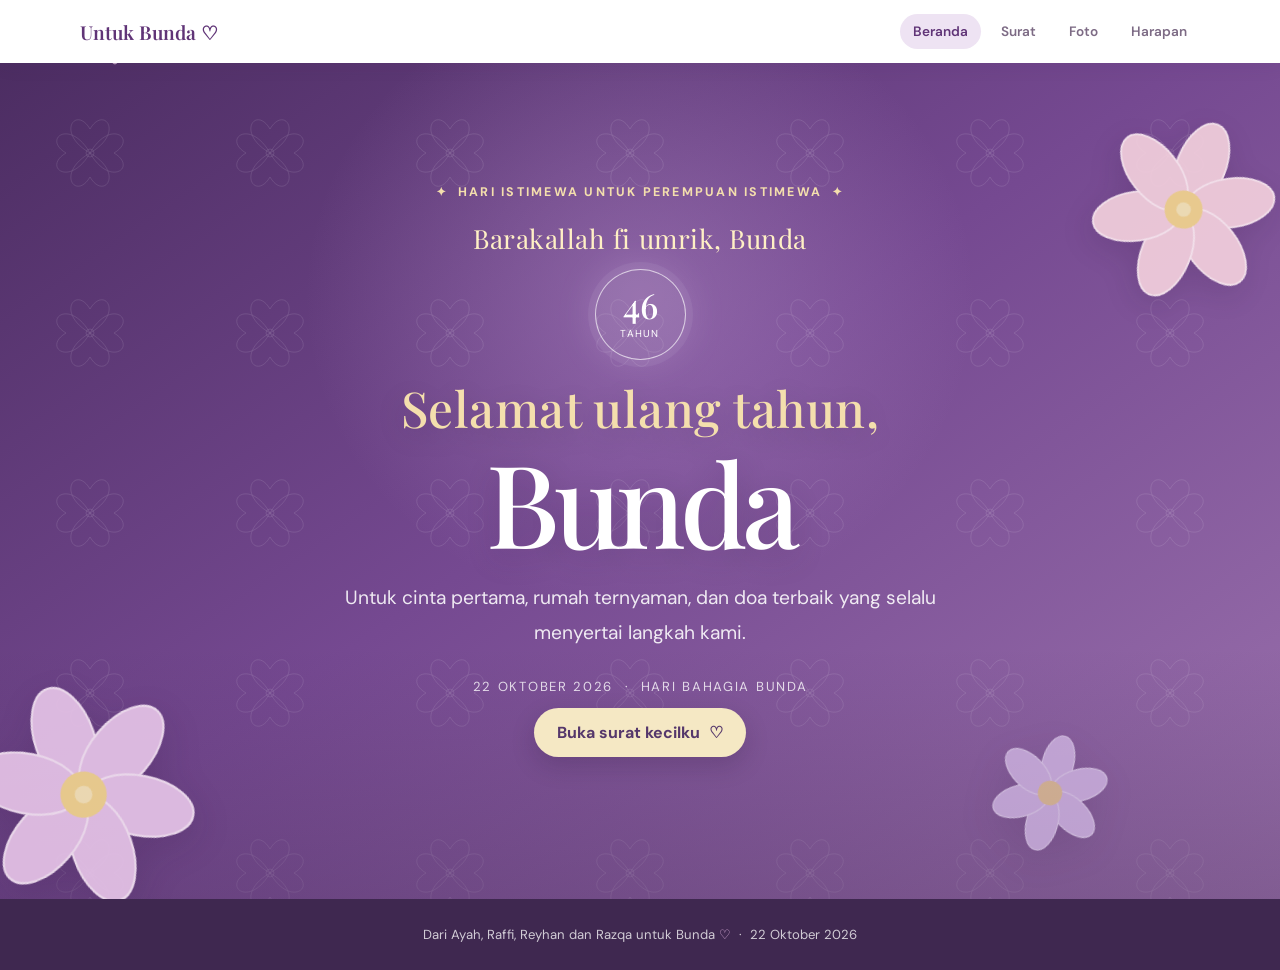
<file: index.html>
<!DOCTYPE html>
<html lang="id">
<head>
  <meta charset="UTF-8">
  <meta name="viewport" content="width=device-width, initial-scale=1">
  <meta name="theme-color" content="#603477">
  <meta name="description" content="Barakallah fi umrik, Bunda. Selamat ulang tahun ke-46, 22 Oktober 2026.">
  <title>Barakallah fi umrik, Bunda 💜</title>
  <link rel="stylesheet" href="style.css">
  <script src="script.js" defer></script>
</head>
<body>
  <nav class="site-nav" aria-label="Navigasi utama">
    <a class="brand" href="index.html">Untuk Bunda ♡</a>
    <div class="nav-links">
      <a href="index.html" aria-current="page">Beranda</a>
      <a href="surat.html">Surat</a>
      <a href="kenangan.html">Foto</a>
      <a href="harapan.html">Harapan</a>
    </div>
  </nav>

  <main>
    <header class="hero">
      <div class="hero-content">
        <div class="eyebrow">Hari istimewa untuk perempuan istimewa</div>
        <p class="arabic-greeting">Barakallah fi umrik, Bunda</p>
        <div class="age-badge" aria-label="Ulang tahun ke-46"><strong>46</strong><small>tahun</small></div>
        <h1><span>Selamat ulang tahun,</span>Bunda</h1>
        <p class="hero-subtitle">Untuk cinta pertama, rumah ternyaman, dan doa terbaik yang selalu menyertai langkah kami.</p>
        <p class="hero-date">22 OKTOBER 2026 &nbsp;·&nbsp; HARI BAHAGIA BUNDA</p>
        <a class="primary-button" href="surat.html">Buka surat kecilku <span aria-hidden="true">♡</span></a>
      </div>
      <svg class="flower flower-left" viewBox="0 0 220 220" aria-hidden="true">
        <g fill="#e8c6e9" stroke="#f7e7f5" stroke-width="2">
          <ellipse cx="110" cy="58" rx="27" ry="49"/><ellipse cx="110" cy="58" rx="27" ry="49" transform="rotate(60 110 110)"/><ellipse cx="110" cy="58" rx="27" ry="49" transform="rotate(120 110 110)"/><ellipse cx="110" cy="58" rx="27" ry="49" transform="rotate(180 110 110)"/><ellipse cx="110" cy="58" rx="27" ry="49" transform="rotate(240 110 110)"/><ellipse cx="110" cy="58" rx="27" ry="49" transform="rotate(300 110 110)"/>
        </g><circle cx="110" cy="110" r="21" fill="#f4d78e"/><circle cx="110" cy="110" r="8" fill="#f8e8b7"/>
      </svg>
      <svg class="flower flower-right" viewBox="0 0 220 220" aria-hidden="true">
        <g fill="#f5d2de" stroke="#fff0f4" stroke-width="2">
          <ellipse cx="110" cy="58" rx="27" ry="49"/><ellipse cx="110" cy="58" rx="27" ry="49" transform="rotate(60 110 110)"/><ellipse cx="110" cy="58" rx="27" ry="49" transform="rotate(120 110 110)"/><ellipse cx="110" cy="58" rx="27" ry="49" transform="rotate(180 110 110)"/><ellipse cx="110" cy="58" rx="27" ry="49" transform="rotate(240 110 110)"/><ellipse cx="110" cy="58" rx="27" ry="49" transform="rotate(300 110 110)"/>
        </g><circle cx="110" cy="110" r="21" fill="#f4d78e"/><circle cx="110" cy="110" r="8" fill="#f8e8b7"/>
      </svg>
      <svg class="flower flower-small" viewBox="0 0 220 220" aria-hidden="true">
        <g fill="#dfc8f1" stroke="#f5ebff" stroke-width="2">
          <ellipse cx="110" cy="58" rx="27" ry="49"/><ellipse cx="110" cy="58" rx="27" ry="49" transform="rotate(60 110 110)"/><ellipse cx="110" cy="58" rx="27" ry="49" transform="rotate(120 110 110)"/><ellipse cx="110" cy="58" rx="27" ry="49" transform="rotate(180 110 110)"/><ellipse cx="110" cy="58" rx="27" ry="49" transform="rotate(240 110 110)"/><ellipse cx="110" cy="58" rx="27" ry="49" transform="rotate(300 110 110)"/>
        </g><circle cx="110" cy="110" r="21" fill="#f4d78e"/>
      </svg>
    </header>
  </main>
  <footer>Dari  Ayah, Raffi, Reyhan dan Razqa untuk Bunda <span>♡</span> &nbsp;·&nbsp; 22 Oktober 2026</footer>
</body>
</html>
</file>
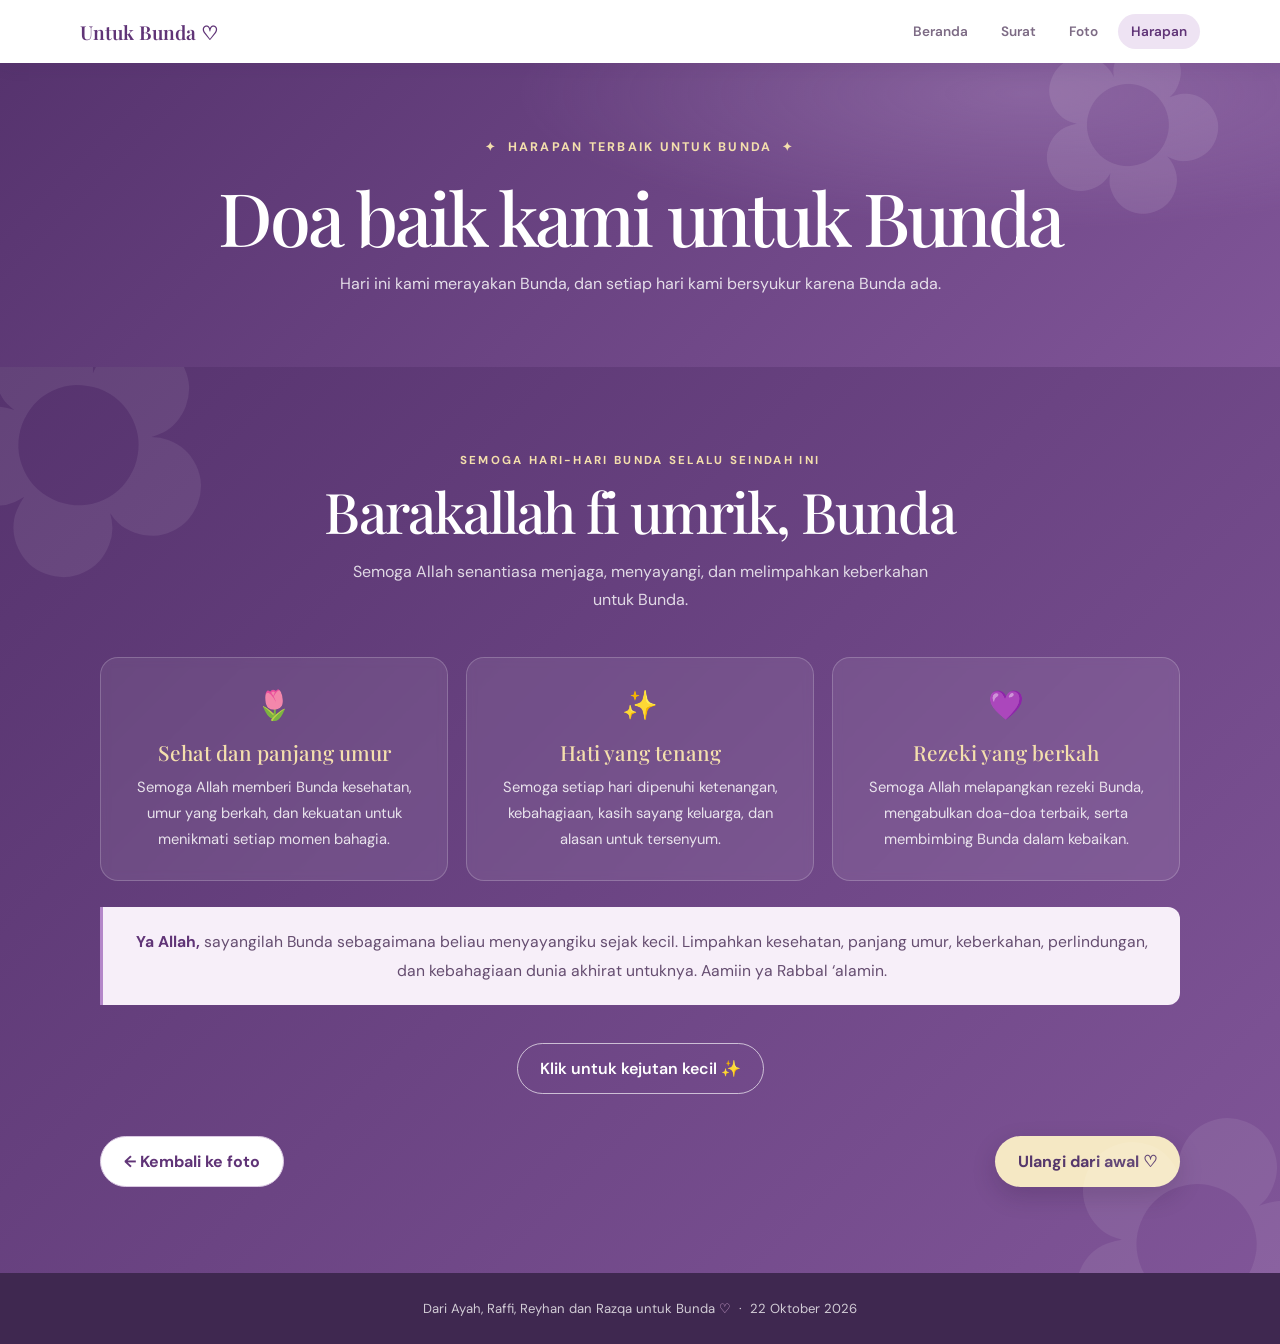
<file: harapan.html>
<!DOCTYPE html>
<html lang="id">
<head>
  <meta charset="UTF-8">
  <meta name="viewport" content="width=device-width, initial-scale=1">
  <meta name="theme-color" content="#603477">
  <title>Doa dan Harapan untuk Bunda 💜</title>
  <link rel="stylesheet" href="style.css">
  <script src="script.js" defer></script>
</head>
<body>
  <nav class="site-nav" aria-label="Navigasi utama">
    <a class="brand" href="index.html">Untuk Bunda ♡</a>
    <div class="nav-links">
      <a href="index.html">Beranda</a>
      <a href="surat.html">Surat</a>
      <a href="kenangan.html">Foto</a>
      <a href="harapan.html" aria-current="page">Harapan</a>
    </div>
  </nav>
  <main>
    <header class="page-banner">
      <span class="eyebrow">Harapan terbaik untuk Bunda</span>
      <h1>Doa baik kami untuk Bunda</h1>
      <p>Hari ini kami merayakan Bunda, dan setiap hari kami bersyukur karena Bunda ada.</p>
    </header>
    <section class="section wishes-section">
      <div class="section-inner">
        <div class="section-heading reveal">
          <span class="section-kicker">Semoga hari-hari Bunda selalu seindah ini</span>
          <h2>Barakallah fi umrik, Bunda</h2>
          <p>Semoga Allah senantiasa menjaga, menyayangi, dan melimpahkan keberkahan untuk Bunda.</p>
        </div>
        <div class="wish-cards reveal">
          <article class="wish-card"><span aria-hidden="true">🌷</span><h3>Sehat dan panjang umur</h3><p>Semoga Allah memberi Bunda kesehatan, umur yang berkah, dan kekuatan untuk menikmati setiap momen bahagia.</p></article>
          <article class="wish-card"><span aria-hidden="true">✨</span><h3>Hati yang tenang</h3><p>Semoga setiap hari dipenuhi ketenangan, kebahagiaan, kasih sayang keluarga, dan alasan untuk tersenyum.</p></article>
          <article class="wish-card"><span aria-hidden="true">💜</span><h3>Rezeki yang berkah</h3><p>Semoga Allah melapangkan rezeki Bunda, mengabulkan doa-doa terbaik, serta membimbing Bunda dalam kebaikan.</p></article>
        </div>
        <div class="dua-box reveal"><strong>Ya Allah,</strong> sayangilah Bunda sebagaimana beliau menyayangiku sejak kecil. Limpahkan kesehatan, panjang umur, keberkahan, perlindungan, dan kebahagiaan dunia akhirat untuknya. Aamiin ya Rabbal ‘alamin.</div>
        <div class="surprise-wrap">
          <button class="surprise-button" id="surpriseButton" type="button">Klik untuk kejutan kecil ✨</button>
          <p class="surprise-message" id="surpriseMessage" hidden>Maafin pipi ya bunda, pipi cuma bisa kasih hadiah sederhana ini buat bunda, semoga bunda suka sama hadiah kecil dari ayah, pipi dek rey dan dek kaka  ya nda, Bunda, pipi memang sekarang sudah mau jadi dewasa, tapi pipi akan selalu jadi anak yang paling beruntung karena punya Bunda. Ayah, pipi, dek rey, dek kaka sayang Bunda, lebih dari semua bunga di dunia ini. 💜</p>
        </div>
        <nav class="page-navigation" aria-label="Navigasi halaman">
          <a class="page-button back-button" href="kenangan.html">← Kembali ke foto</a>
          <a class="page-button" href="index.html">Ulangi dari awal ♡</a>
        </nav>
      </div>
    </section>
  </main>
  <footer>Dari  Ayah, Raffi, Reyhan dan Razqa untuk Bunda <span>♡</span> &nbsp;·&nbsp; 22 Oktober 2026</footer>
</body>
</html>
</file>
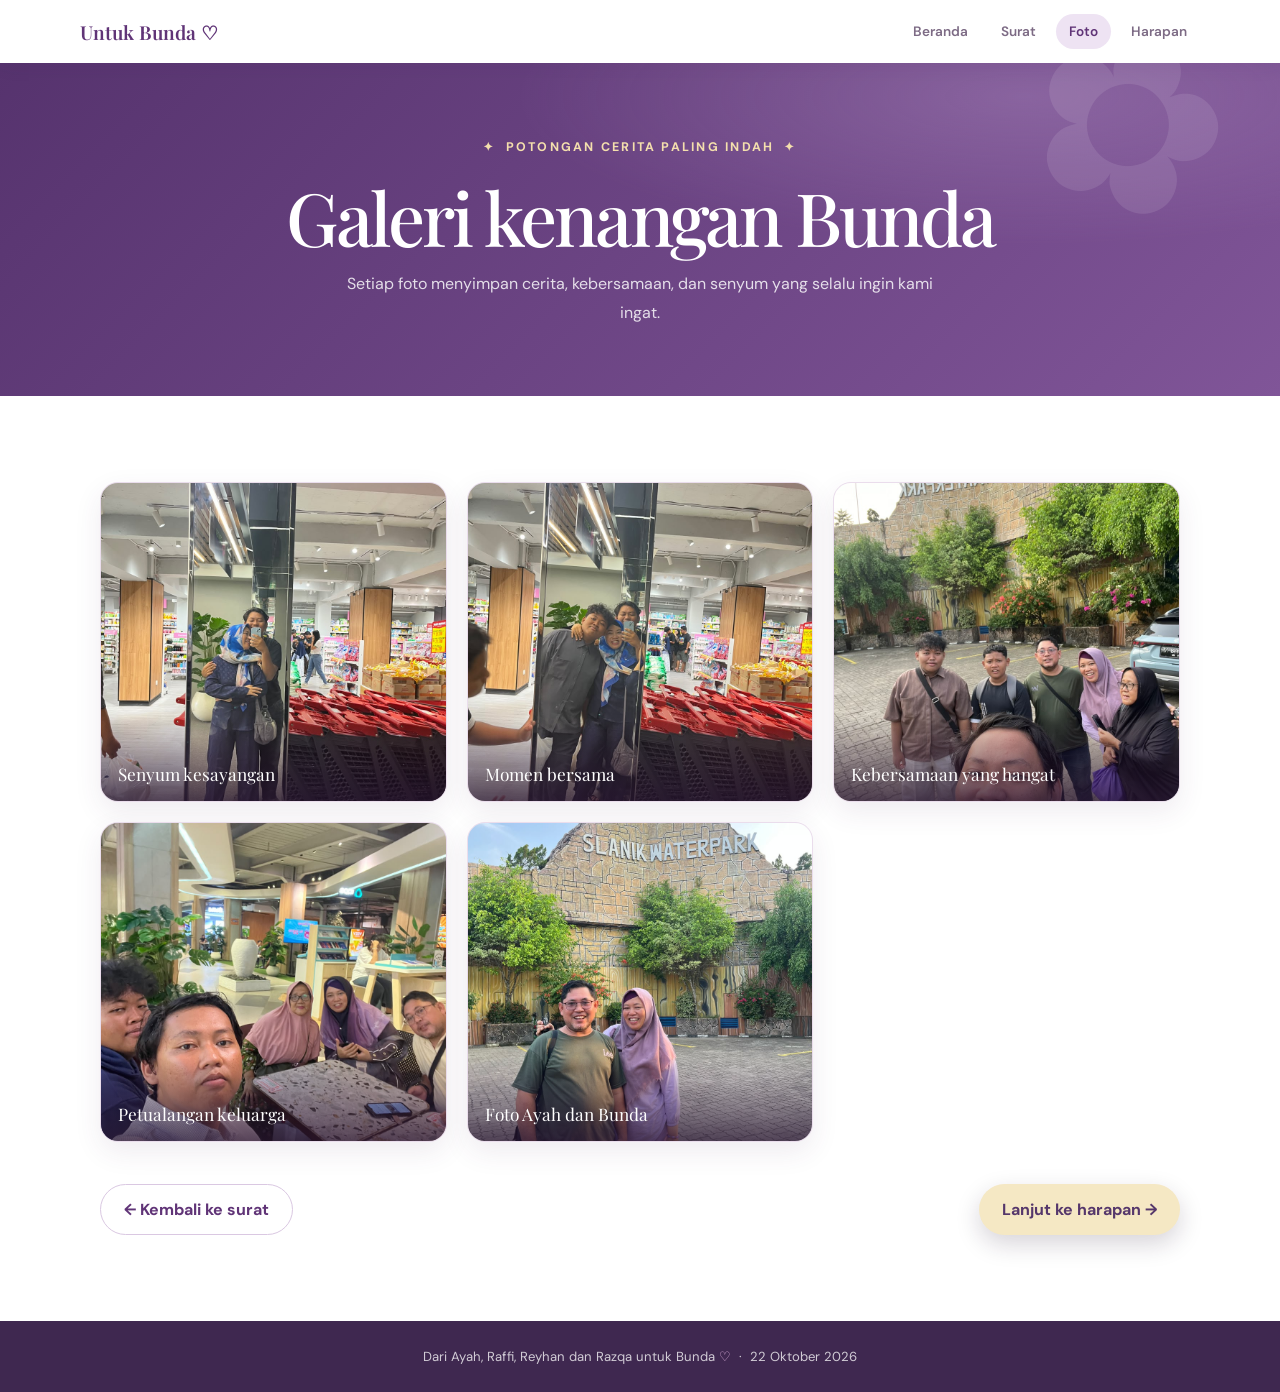
<file: kenangan.html>
<!DOCTYPE html>
<html lang="id">
<head>
  <meta charset="UTF-8">
  <meta name="viewport" content="width=device-width, initial-scale=1">
  <meta name="theme-color" content="#603477">
  <title>Galeri Kenangan Bunda 💜</title>
  <link rel="stylesheet" href="style.css">
  <script src="script.js" defer></script>
</head>
<body>
  <nav class="site-nav" aria-label="Navigasi utama">
    <a class="brand" href="index.html">Untuk Bunda ♡</a>
    <div class="nav-links">
      <a href="index.html">Beranda</a>
      <a href="surat.html">Surat</a>
      <a href="kenangan.html" aria-current="page">Foto</a>
      <a href="harapan.html">Harapan</a>
    </div>
  </nav>
  <main>
    <header class="page-banner">
      <span class="eyebrow">Potongan cerita paling indah</span>
      <h1>Galeri kenangan Bunda</h1>
      <p>Setiap foto menyimpan cerita, kebersamaan, dan senyum yang selalu ingin kami ingat.</p>
    </header>
    <section class="section gallery-section">
      <div class="section-inner">
        <div class="gallery-grid">
          <figure class="photo-card reveal">
            <img src="WhatsApp%20Image%202026-10-22%20at%2021.24.30.jpeg" alt="Bunda tersenyum bersama anak di pusat perbelanjaan">
            <figcaption class="photo-caption">Senyum kesayangan</figcaption>
          </figure>
          <figure class="photo-card reveal">
            <img src="WhatsApp%20Image%202026-10-22%20at%2021.24.32.jpeg" alt="Bunda berfoto bersama anak-anak di depan cermin">
            <figcaption class="photo-caption">Momen bersama</figcaption>
          </figure>
          <figure class="photo-card reveal">
            <img src="WhatsApp%20Image%202026-10-22%20at%2021.24.28%20(1).jpeg" alt="Foto keluarga bersama Bunda saat makan bersama">
            <figcaption class="photo-caption">Kebersamaan yang hangat</figcaption>
          </figure>
          <figure class="photo-card reveal">
            <img src="WhatsApp%20Image%202026-10-22%20at%2021.24.28.jpeg" alt="Foto keluarga bersama di tempat wisata">
            <figcaption class="photo-caption">Petualangan keluarga</figcaption>
          </figure>
          <figure class="photo-card reveal">
            <img src="WhatsApp%20Image%202026-10-22%20at%2021.24.27.jpeg" alt="Bunda berfoto bersama Ayah di tempat wisata">
            <figcaption class="photo-caption">Foto Ayah dan Bunda</figcaption>
          </figure>
        </div>
        <nav class="page-navigation" aria-label="Navigasi halaman">
          <a class="page-button back-button" href="surat.html">← Kembali ke surat</a>
          <a class="page-button" href="harapan.html">Lanjut ke harapan →</a>
        </nav>
      </div>
    </section>
  </main>
  <footer>Dari  Ayah, Raffi, Reyhan dan Razqa untuk Bunda <span>♡</span> &nbsp;·&nbsp; 22 Oktober 2026</footer>
</body>
</html>
</file>
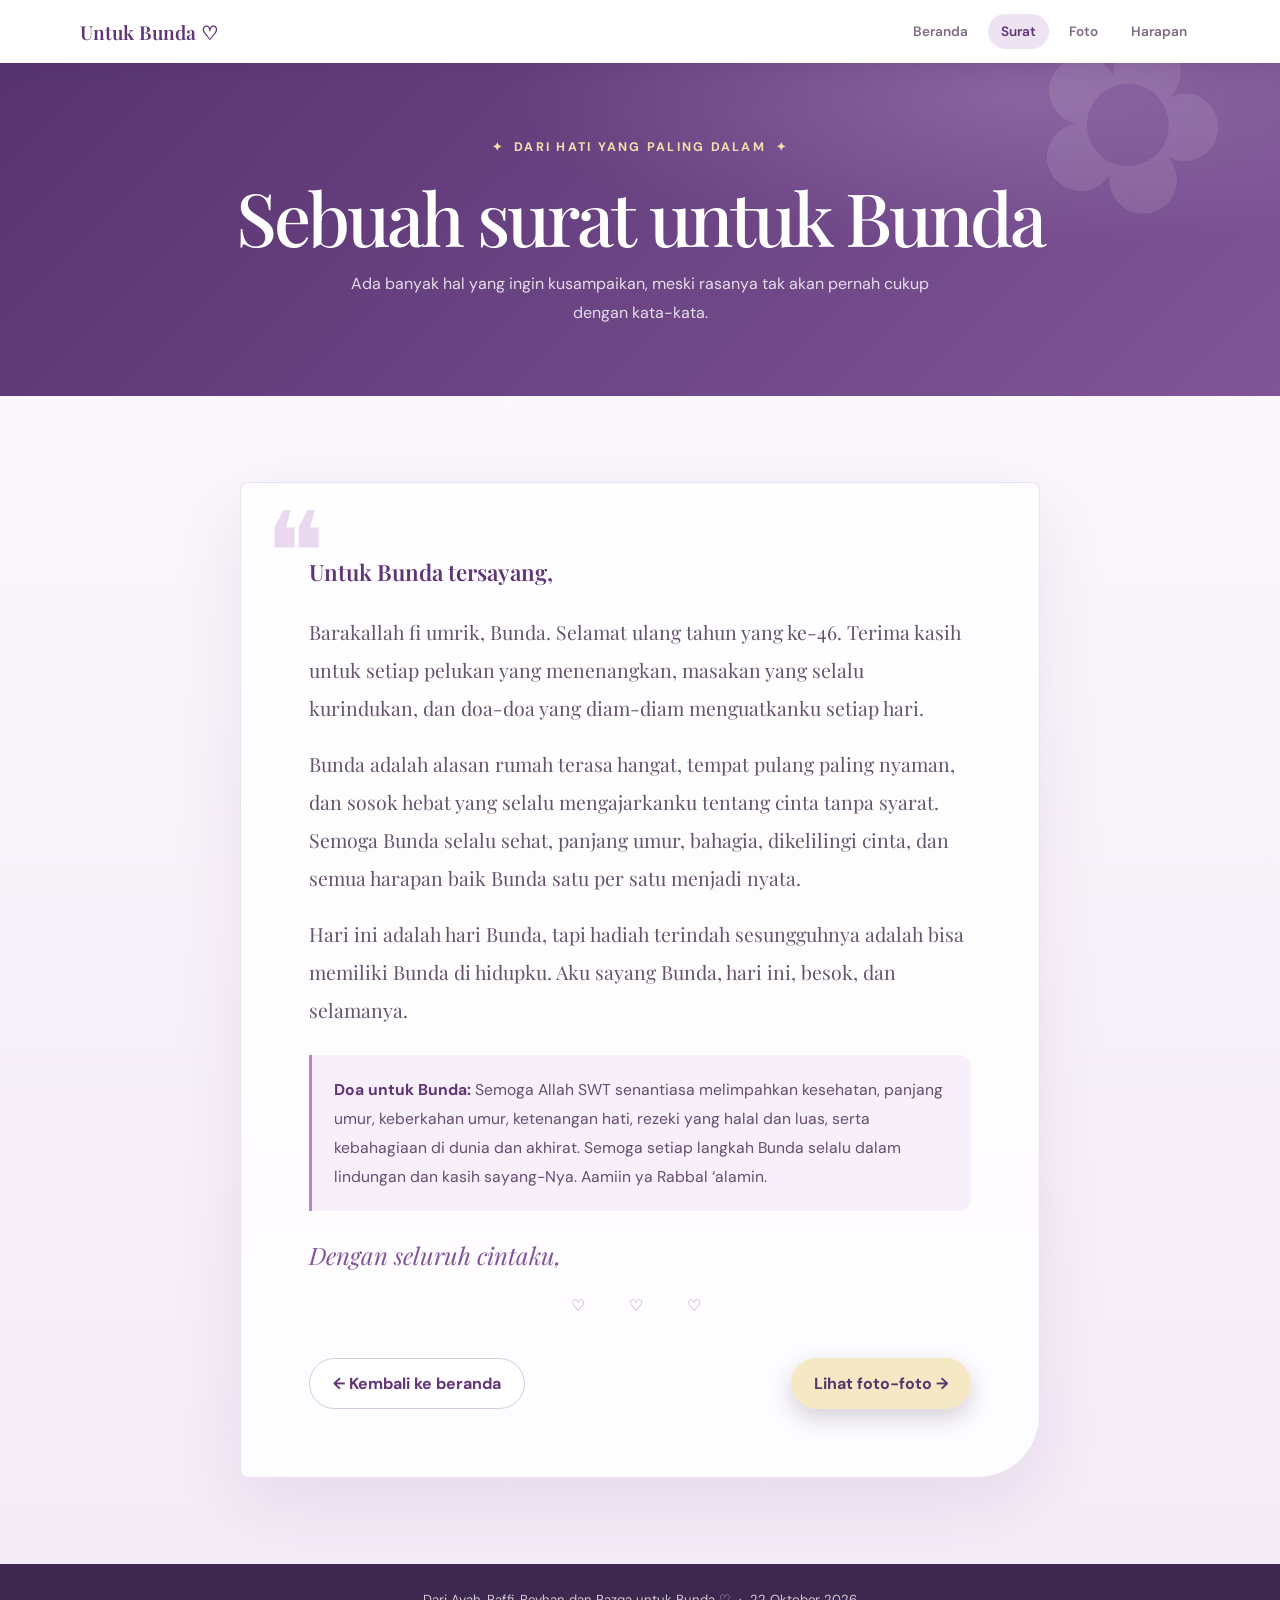
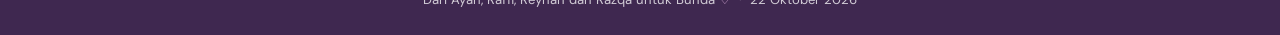
<file: surat.html>
<!DOCTYPE html>
<html lang="id">
<head>
  <meta charset="UTF-8">
  <meta name="viewport" content="width=device-width, initial-scale=1">
  <meta name="theme-color" content="#603477">
  <title>Surat untuk Bunda 💜</title>
  <link rel="stylesheet" href="style.css">
  <script src="script.js" defer></script>
</head>
<body>
  <nav class="site-nav" aria-label="Navigasi utama">
    <a class="brand" href="index.html">Untuk Bunda ♡</a>
    <div class="nav-links">
      <a href="index.html">Beranda</a>
      <a href="surat.html" aria-current="page">Surat</a>
      <a href="kenangan.html">Foto</a>
      <a href="harapan.html">Harapan</a>
    </div>
  </nav>
  <main>
    <header class="page-banner">
      <span class="eyebrow">Dari hati yang paling dalam</span>
      <h1>Sebuah surat untuk Bunda</h1>
      <p>Ada banyak hal yang ingin kusampaikan, meski rasanya tak akan pernah cukup dengan kata-kata.</p>
    </header>
    <section class="section letter-section">
      <div class="section-inner">
        <article class="letter-card reveal">
          <p class="salutation">Untuk Bunda tersayang,</p>
          <p>Barakallah fi umrik, Bunda. Selamat ulang tahun yang ke-46. Terima kasih untuk setiap pelukan yang menenangkan, masakan yang selalu kurindukan, dan doa-doa yang diam-diam menguatkanku setiap hari.</p>
          <p>Bunda adalah alasan rumah terasa hangat, tempat pulang paling nyaman, dan sosok hebat yang selalu mengajarkanku tentang cinta tanpa syarat. Semoga Bunda selalu sehat, panjang umur, bahagia, dikelilingi cinta, dan semua harapan baik Bunda satu per satu menjadi nyata.</p>
          <p>Hari ini adalah hari Bunda, tapi hadiah terindah sesungguhnya adalah bisa memiliki Bunda di hidupku. Aku sayang Bunda, hari ini, besok, dan selamanya.</p>
          <div class="dua-box"><strong>Doa untuk Bunda:</strong> Semoga Allah SWT senantiasa melimpahkan kesehatan, panjang umur, keberkahan umur, ketenangan hati, rezeki yang halal dan luas, serta kebahagiaan di dunia dan akhirat. Semoga setiap langkah Bunda selalu dalam lindungan dan kasih sayang-Nya. Aamiin ya Rabbal ‘alamin.</div>
          <div class="signature">Dengan seluruh cintaku,</div>
          <div class="heart-line" aria-hidden="true">♡ &nbsp; ♡ &nbsp; ♡</div>
          <nav class="page-navigation" aria-label="Navigasi halaman">
            <a class="page-button back-button" href="index.html">← Kembali ke beranda</a>
            <a class="page-button" href="kenangan.html">Lihat foto-foto →</a>
          </nav>
        </article>
      </div>
    </section>
  </main>
  <footer>Dari  Ayah, Raffi, Reyhan dan Razqa untuk Bunda <span>♡</span> &nbsp;·&nbsp; 22 Oktober 2026</footer>
</body>
</html>
</file>
<file: style.css>
@import url("https://fonts.googleapis.com/css2?family=DM+Sans:wght@400;500;600;700&family=Playfair+Display:wght@400;500;600;700&display=swap");

:root {
  --plum: #603477;
  --purple: #80539b;
  --lavender: #c8a9d9;
  --lilac: #eee3f3;
  --pale: #fbf7fc;
  --ink: #392744;
  --muted: #7d6b85;
  --gold: #f4dfad;
  --serif: "Playfair Display", Georgia, serif;
  --sans: "DM Sans", Arial, sans-serif;
}

* { box-sizing: border-box; }
html { scroll-behavior: smooth; }
body {
  min-width: 320px;
  margin: 0;
  overflow-x: hidden;
  background: var(--pale);
  color: var(--ink);
  font-family: var(--sans);
}
button, a { font: inherit; }
a { color: inherit; }
button { cursor: pointer; }

.site-nav {
  position: relative;
  z-index: 5;
  display: flex;
  align-items: center;
  justify-content: space-between;
  gap: 20px;
  padding: 14px max(24px, calc((100% - 1120px) / 2));
  background: #fff;
  box-shadow: 0 3px 18px rgba(62, 37, 75, .07);
}
.brand {
  color: var(--plum);
  font-family: var(--serif);
  font-size: 1.2rem;
  font-weight: 600;
  text-decoration: none;
  white-space: nowrap;
}
.nav-links { display: flex; flex-wrap: wrap; justify-content: flex-end; gap: 7px; }
.nav-links a {
  padding: 9px 13px;
  border-radius: 99px;
  color: var(--muted);
  font-size: .85rem;
  font-weight: 600;
  text-decoration: none;
  transition: background .2s, color .2s;
}
.nav-links a:hover, .nav-links a[aria-current="page"] { background: var(--lilac); color: var(--plum); }

.hero {
  min-height: min(850px, calc(100svh - 64px));
  min-height: max(690px, min(850px, calc(100svh - 64px)));
  position: relative;
  display: grid;
  place-items: center;
  overflow: hidden;
  isolation: isolate;
  background:
    radial-gradient(ellipse at 50% 28%, rgba(197, 158, 218, .38), transparent 37%),
    linear-gradient(145deg, #4c2d62, #754991 48%, #9b72ad);
  color: white;
  text-align: center;
}
.hero::before {
  content: "";
  position: absolute;
  z-index: -1;
  inset: 0;
  opacity: .23;
  background-image: url("data:image/svg+xml,%3Csvg width='180' height='180' viewBox='0 0 180 180' xmlns='http://www.w3.org/2000/svg'%3E%3Cg fill='none' stroke='%23fff' stroke-opacity='.45' stroke-width='1'%3E%3Cpath d='M90 90C55 70 76 42 90 66c14-24 35 4 0 24Zm0 0c20-35 48-14 24 0 24 14-4 35-24 0Zm0 0c35 20 14 48 0 24-14 24-35-4 0-24Zm0 0c-20 35-48 14-24 0-24-14 4-35 24 0Z'/%3E%3Ccircle cx='90' cy='90' r='4'/%3E%3C/g%3E%3C/svg%3E");
  background-size: 180px;
  pointer-events: none;
}
.hero::after {
  content: "";
  position: absolute;
  z-index: -1;
  inset: 0;
  background: linear-gradient(180deg, transparent 70%, rgba(51, 28, 66, .25));
}
.hero-content { width: min(900px, 92%); padding: 50px 24px 75px; position: relative; z-index: 2; animation: rise .8s ease both; }
.eyebrow {
  display: inline-flex;
  align-items: center;
  gap: 10px;
  margin-bottom: 20px;
  color: var(--gold);
  font-size: .78rem;
  font-weight: 700;
  letter-spacing: .18em;
  text-transform: uppercase;
}
.eyebrow::before, .eyebrow::after { content: "✦"; }
h1, h2, h3, p { margin-top: 0; }
.hero h1 {
  margin: 0 0 18px;
  font-family: var(--serif);
  font-size: clamp(3.2rem, 9vw, 7.5rem);
  font-weight: 500;
  letter-spacing: -.05em;
  line-height: 1;
  text-shadow: 0 8px 32px rgba(40, 17, 55, .2);
}
.hero h1 span { display: block; margin-bottom: 12px; color: var(--gold); font-size: .43em; letter-spacing: .01em; }
.hero-subtitle { max-width: 610px; margin: 22px auto 28px; color: rgba(255,255,255,.88); font-size: clamp(1rem, 2vw, 1.2rem); line-height: 1.8; }
.arabic-greeting { margin-bottom: 13px; color: #fff0c5; font-family: var(--serif); font-size: clamp(1.2rem, 3vw, 1.65rem); letter-spacing: .02em; }
.age-badge {
  width: 91px;
  height: 91px;
  display: grid;
  place-content: center;
  margin: 0 auto 23px;
  border: 1px solid rgba(255,255,255,.65);
  border-radius: 50%;
  background: rgba(255,255,255,.09);
  box-shadow: 0 0 0 7px rgba(255,255,255,.06), 0 0 40px rgba(240,213,255,.18);
}
.age-badge strong { font-family: var(--serif); font-size: 2.15rem; font-weight: 500; line-height: 1; }
.age-badge small { margin-top: 4px; font-size: .63rem; letter-spacing: .13em; text-transform: uppercase; }
.hero-date { color: rgba(255,255,255,.78); font-size: .82rem; letter-spacing: .13em; }
.primary-button, .page-button {
  display: inline-flex;
  align-items: center;
  justify-content: center;
  gap: 9px;
  padding: 14px 23px;
  border: 0;
  border-radius: 99px;
  background: #f5e8c4;
  color: #55376b;
  font-weight: 700;
  text-decoration: none;
  box-shadow: 0 9px 25px rgba(36, 15, 47, .18);
  transition: transform .2s, box-shadow .2s;
}
.primary-button:hover, .page-button:hover { transform: translateY(-3px); box-shadow: 0 14px 30px rgba(36, 15, 47, .24); }
.flower {
  position: absolute;
  z-index: 1;
  width: clamp(110px, 19vw, 250px);
  opacity: .9;
  filter: drop-shadow(0 12px 20px rgba(36,14,49,.16));
  pointer-events: none;
}
.flower-left { left: -3%; bottom: -2%; transform: rotate(-19deg); }
.flower-right { right: -2%; top: 3%; transform: rotate(22deg) scale(.82); }
.flower-small { width: clamp(65px, 10vw, 130px); right: 13%; bottom: 5%; transform: rotate(15deg); opacity: .65; }
.petal { position: absolute; z-index: 2; top: -25px; color: #f3d9ed; opacity: .65; pointer-events: none; animation: fall linear infinite; }

.page-banner {
  position: relative;
  overflow: hidden;
  padding: 72px 22px 68px;
  background:
    radial-gradient(ellipse at 80% 10%, rgba(213, 184, 228, .24), transparent 35%),
    linear-gradient(135deg, #56336e, #805598);
  color: white;
  text-align: center;
}
.page-banner::after { content: "✿"; position: absolute; top: -60px; right: 4%; color: rgba(255,255,255,.1); font-size: 15rem; line-height: 1; transform: rotate(20deg); }
.page-banner .eyebrow { position: relative; z-index: 1; }
.page-banner h1 { position: relative; z-index: 1; margin-bottom: 13px; color: white; font-family: var(--serif); font-size: clamp(2.5rem, 6vw, 4.6rem); font-weight: 500; letter-spacing: -.04em; line-height: 1.12; }
.page-banner p { position: relative; z-index: 1; max-width: 610px; margin: auto; color: rgba(255,255,255,.82); line-height: 1.8; }
.section { padding: 86px 24px; }
.section-inner { width: min(1080px, 100%); margin: auto; }
.section-heading { margin-bottom: 42px; text-align: center; }
.section-kicker { display: block; margin-bottom: 11px; color: var(--purple); font-size: .72rem; font-weight: 700; letter-spacing: .2em; text-transform: uppercase; }
.section-heading h2 { margin-bottom: 14px; color: var(--plum); font-family: var(--serif); font-size: clamp(2.1rem, 5vw, 3.5rem); font-weight: 500; letter-spacing: -.035em; line-height: 1.15; }
.section-heading p { max-width: 590px; margin: auto; color: var(--muted); line-height: 1.8; }
.letter-section { background: linear-gradient(180deg, #fbf7fc, #f4ebf7); }
.letter-card {
  max-width: 800px;
  position: relative;
  margin: auto;
  padding: clamp(30px, 6vw, 68px);
  border: 1px solid rgba(129, 83, 155, .16);
  border-radius: 8px 8px 62px 8px;
  background: rgba(255,255,255,.82);
  box-shadow: 0 24px 70px rgba(86, 48, 107, .09);
}
.letter-card::before { content: "❝"; position: absolute; top: 7px; left: 24px; color: #e9d8ef; font-family: var(--serif); font-size: 7rem; line-height: 1; }
.letter-card p { position: relative; margin-bottom: 18px; color: #64536d; font-family: var(--serif); font-size: clamp(1.05rem, 2vw, 1.22rem); line-height: 1.95; }
.letter-card .salutation { color: var(--plum); font-size: 1.4rem; font-weight: 600; }
.signature { margin-top: 28px; color: var(--purple); font-family: var(--serif); font-size: 1.5rem; font-style: italic; }
.dua-box { margin-top: 26px; padding: 20px 22px; border-left: 3px solid #b487c9; border-radius: 0 12px 12px 0; background: #f7eff9; color: #654d70; font-family: var(--sans); font-size: .98rem; line-height: 1.85; }
.dua-box strong { color: var(--plum); }
.heart-line { margin-top: 24px; color: #b47abd; letter-spacing: .5em; text-align: center; }
.gallery-section { background: #fff; }
.gallery-grid { display: grid; grid-template-columns: repeat(3, minmax(0, 1fr)); gap: 20px; }
.photo-card { min-width: 0; min-height: 320px; position: relative; overflow: hidden; margin: 0; border: 1px solid #eaddec; border-radius: 18px; background: #eee2f2; box-shadow: 0 10px 28px rgba(74, 41, 91, .09); }
.photo-card img { width: 100%; height: 100%; min-height: 320px; position: absolute; inset: 0; object-fit: cover; transition: transform .45s; }
.photo-card:hover img { transform: scale(1.045); }
.photo-caption { position: absolute; right: 0; bottom: 0; left: 0; padding: 45px 17px 16px; background: linear-gradient(transparent, rgba(38, 20, 47, .76)); color: #fff; font-family: var(--serif); font-size: 1.08rem; }
.memory-note { margin: 21px 0 0; color: var(--muted); font-size: .85rem; text-align: center; }
.wishes-section { position: relative; overflow: clip; background: linear-gradient(135deg, #56336e, #805598); color: white; text-align: center; }
.wishes-section::before, .wishes-section::after { content: "✿"; position: absolute; color: rgba(255,255,255,.08); font-size: 22rem; line-height: 1; pointer-events: none; }
.wishes-section::before { top: -100px; left: -70px; transform: rotate(-25deg); }
.wishes-section::after { right: -65px; bottom: -145px; transform: rotate(22deg); }
.wishes-section .section-kicker { color: var(--gold); }
.wishes-section .section-heading h2 { color: white; }
.wishes-section .section-heading p { color: rgba(255,255,255,.8); }
.wish-cards { display: grid; grid-template-columns: repeat(3, minmax(0, 1fr)); gap: 18px; position: relative; z-index: 1; }
.wish-card { padding: 28px 22px; border: 1px solid rgba(255,255,255,.2); border-radius: 18px; background: rgba(255,255,255,.08); backdrop-filter: blur(5px); }
.wish-card span { display: block; margin-bottom: 14px; font-size: 1.8rem; }
.wish-card h3 { margin: 0 0 9px; color: var(--gold); font-family: var(--serif); font-size: 1.3rem; font-weight: 500; }
.wish-card p { margin: 0; color: rgba(255,255,255,.84); font-size: .92rem; line-height: 1.75; }
.surprise-wrap { margin-top: 38px; position: relative; z-index: 1; }
.surprise-button { padding: 14px 22px; border: 1px solid rgba(255,255,255,.65); border-radius: 99px; background: transparent; color: white; font-weight: 600; transition: background .2s, color .2s; }
.surprise-button:hover { background: white; color: var(--plum); }
.surprise-message { max-width: 630px; margin: 23px auto 0; color: #fff2cb; font-family: var(--serif); font-size: clamp(1.2rem, 3vw, 1.65rem); line-height: 1.65; }
.surprise-message[hidden] { display: none; }
.page-navigation { display: flex; flex-wrap: wrap; justify-content: space-between; gap: 14px; margin-top: 42px; }
.page-navigation .page-button { min-width: 155px; }
.page-navigation .back-button { border: 1px solid #dac8e2; background: white; color: var(--plum); box-shadow: none; }
footer { padding: 27px 20px; background: #3f2850; color: rgba(255,255,255,.76); font-size: .82rem; text-align: center; }
footer span { color: #e7b7e4; }
.reveal { opacity: 0; transform: translateY(18px); transition: opacity .65s ease, transform .65s ease; }
.reveal.visible { opacity: 1; transform: translateY(0); }
.confetti { width: 9px; height: 14px; position: fixed; z-index: 20; top: -20px; border-radius: 2px; pointer-events: none; animation: confetti-fall 3.3s linear forwards; }
@keyframes rise { from { opacity: 0; transform: translateY(18px); } to { opacity: 1; transform: translateY(0); } }
@keyframes fall { to { transform: translate3d(90px, 110vh, 0) rotate(520deg); } }
@keyframes confetti-fall { to { transform: translate3d(var(--drift), 110vh, 0) rotate(720deg); opacity: .7; } }

@media (max-width: 760px) {
  .site-nav { align-items: flex-start; flex-direction: column; gap: 8px; padding: 13px 18px; }
  .nav-links { width: 100%; justify-content: flex-start; gap: 2px; }
  .nav-links a { padding: 8px 11px; font-size: .82rem; }
  .hero { min-height: 700px; }
  .flower-left { left: -35px; bottom: 0; }
  .flower-right { right: -40px; top: 7%; }
  .flower-small { right: 8%; bottom: 5%; }
  .section { padding: 70px 20px; }
  .gallery-grid { grid-template-columns: repeat(2, minmax(0, 1fr)); gap: 14px; }
  .photo-card, .photo-card img { min-height: 260px; }
  .wish-cards { grid-template-columns: 1fr; max-width: 480px; margin: auto; }
}
@media (max-width: 460px) {
  .hero { min-height: 680px; }
  .hero-content { padding-inline: 15px; }
  .hero-subtitle { max-width: 340px; }
  .age-badge { width: 82px; height: 82px; }
  .page-banner { padding: 61px 19px 54px; }
  .gallery-grid { gap: 10px; }
  .photo-card, .photo-card img { min-height: 205px; }
  .photo-caption { padding: 36px 11px 12px; font-size: .96rem; }
  .letter-card { border-bottom-right-radius: 42px; }
  .page-navigation { flex-direction: column-reverse; }
  .page-navigation .page-button { width: 100%; }
}
@media (prefers-reduced-motion: reduce) {
  *, *::before, *::after { scroll-behavior: auto !important; animation-duration: .01ms !important; animation-iteration-count: 1 !important; transition-duration: .01ms !important; }
}
</file>
